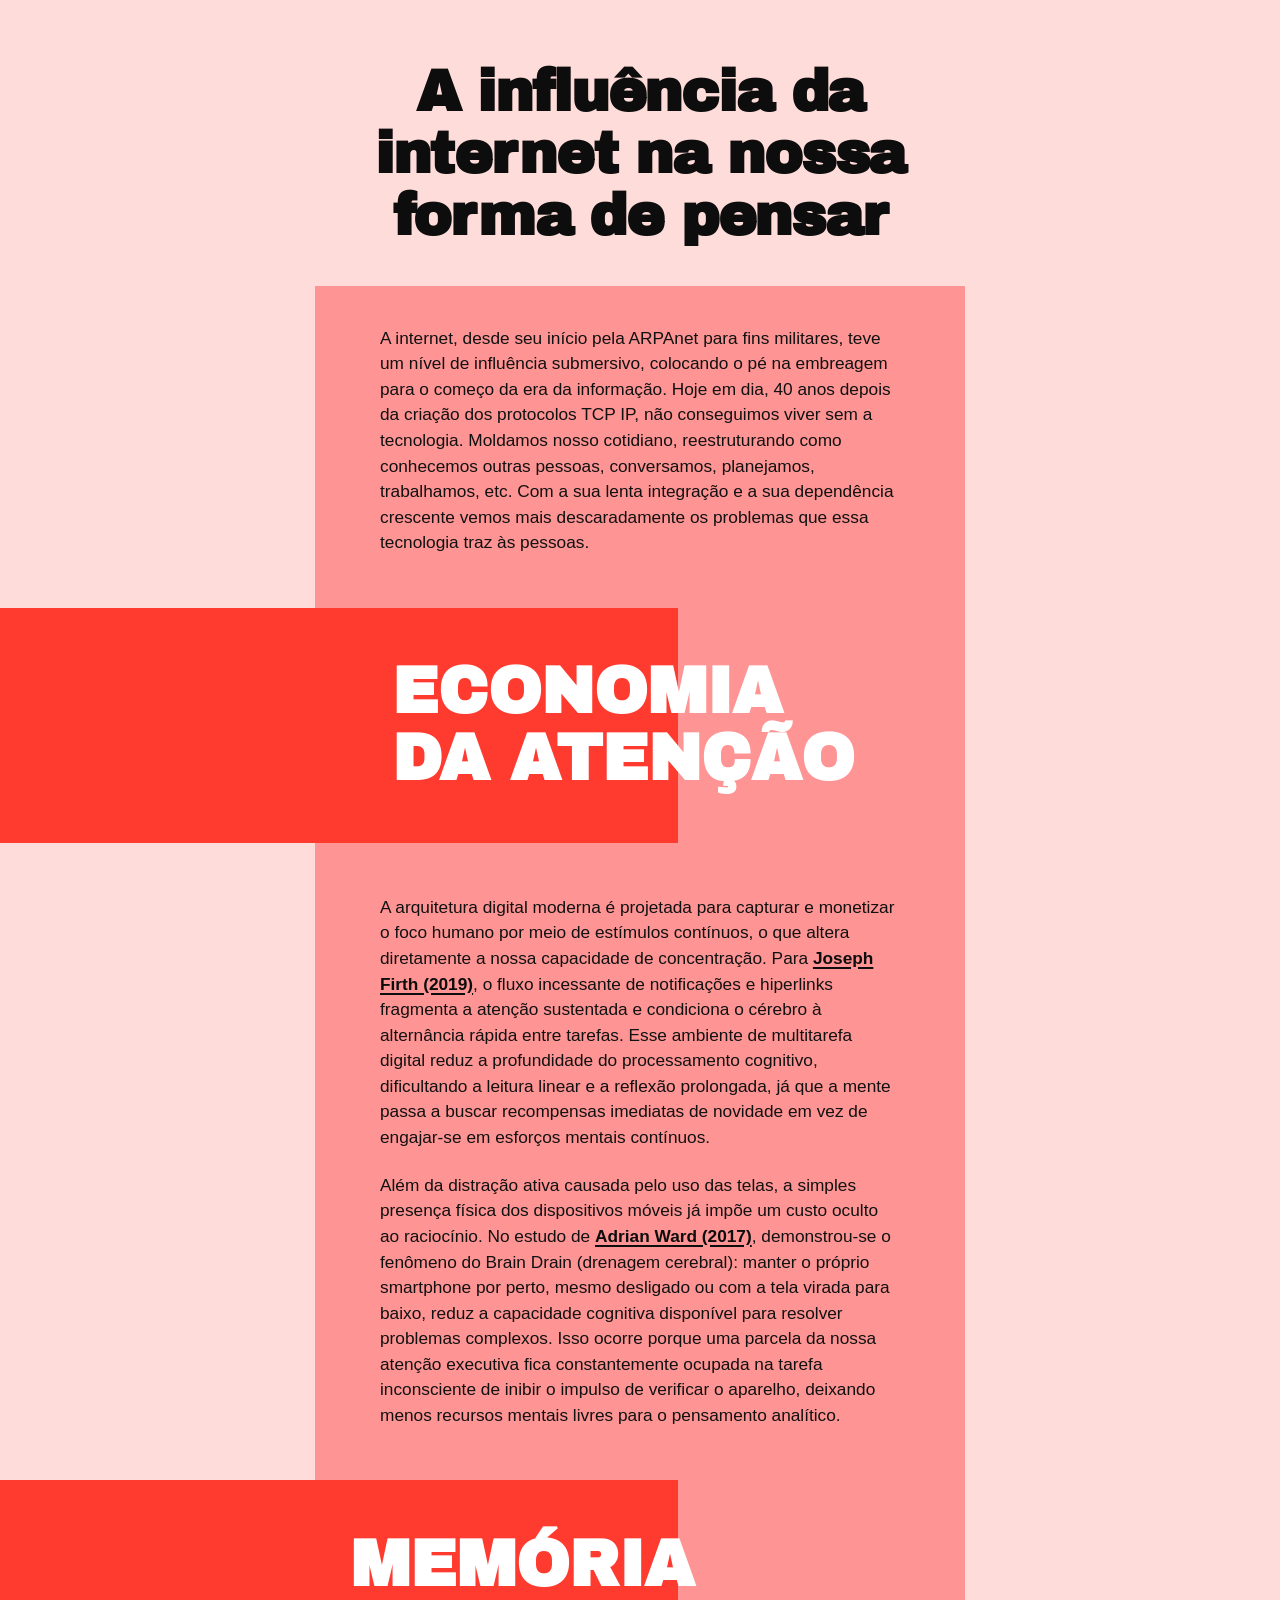
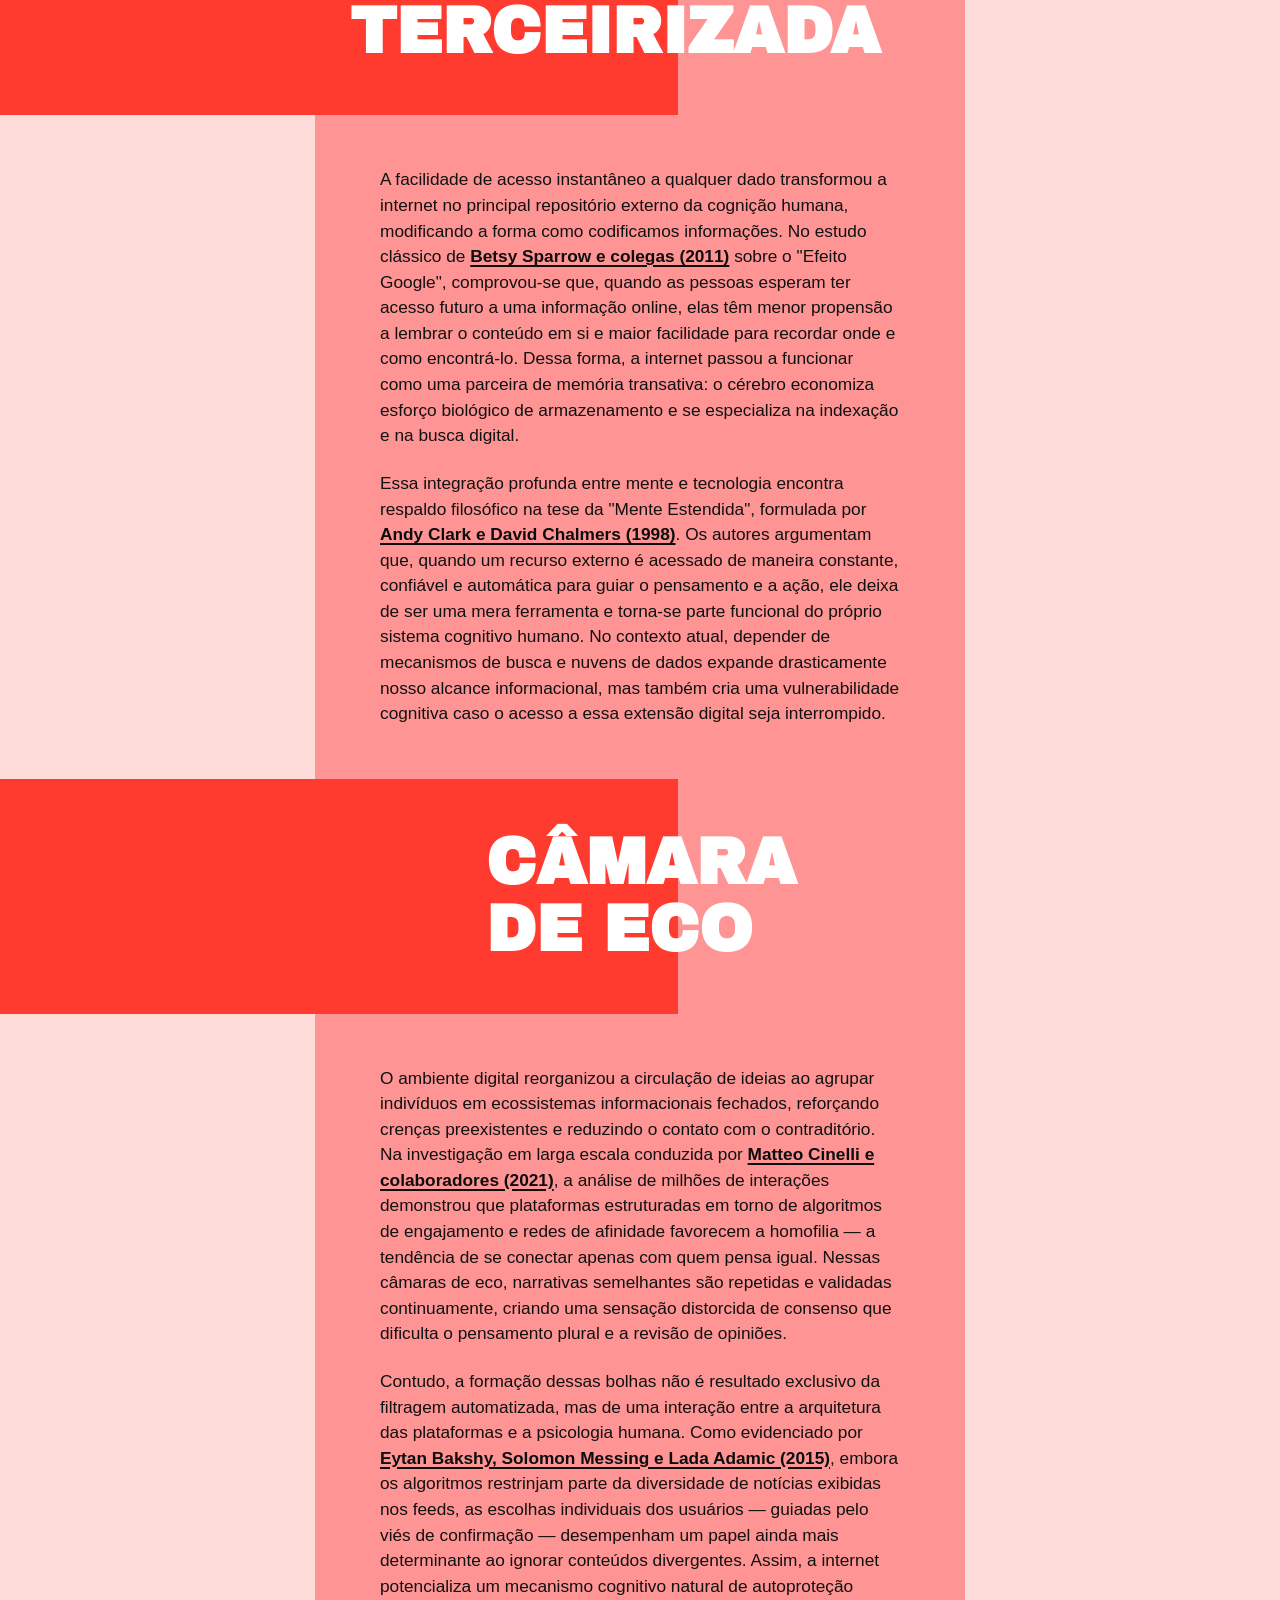
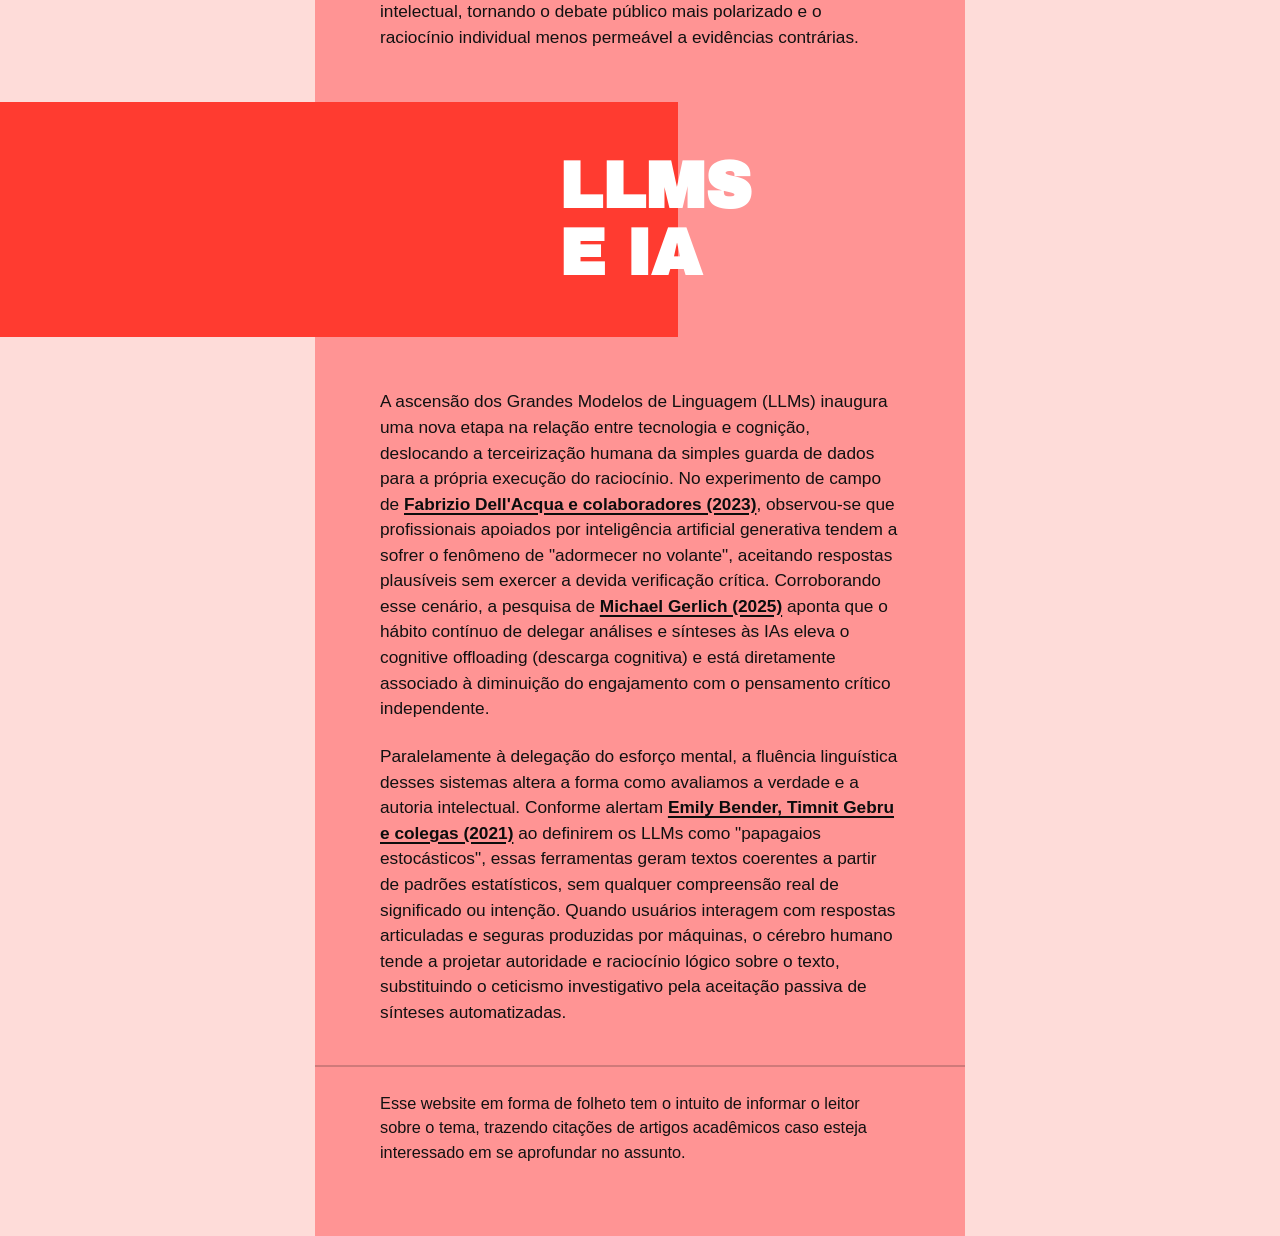
<file: web1/index.html>
<!DOCTYPE html>
<html lang="pt-BR">
<head>
  <meta charset="UTF-8">
  <meta name="viewport" content="width=device-width, initial-scale=1.0">
  <title>A influência da internet na nossa forma de pensar</title>
  <link rel="stylesheet" href="style.css">
  <link rel="preconnect" href="https://fonts.googleapis.com">
  <link rel="preconnect" href="https://fonts.gstatic.com" crossorigin>
  <link href="https://fonts.googleapis.com/css2?family=Archivo+Black&family=Inter:wght@500;600&display=swap" rel="stylesheet">
</head>
<body>
  <div class="page-background">
    <main class="page-container">
      
      <header class="page-header">
        <h1 class="page-title">
          A influência da<br>
          internet na nossa<br>
          forma de pensar
        </h1>
      </header>

      <section class="content-section">
        <div class="column-container">
          <p class="article-text">
            A internet, desde seu início pela ARPAnet para fins militares, teve um nível de influência submersivo, colocando o pé na embreagem para o começo da era da informação. Hoje em dia, 40 anos depois da criação dos protocolos TCP IP, não conseguimos viver sem a tecnologia. Moldamos nosso cotidiano, reestruturando como conhecemos outras pessoas, conversamos, planejamos, trabalhamos, etc. Com a sua lenta integração e a sua dependência crescente vemos mais descaradamente os problemas que essa tecnologia traz às pessoas.
          </p>
        </div>
      </section>

      <section class="content-section">
        <div class="topic-banner-row">
          <div class="topic-banner-box">
            <h2 class="topic-banner-title">
              ECONOMIA<br>
              DA ATENÇÃO
            </h2>
          </div>
        </div>
        <div class="column-container">
          <p class="article-text">
            A arquitetura digital moderna é projetada para capturar e monetizar o foco humano por meio de estímulos contínuos, o que altera diretamente a nossa capacidade de concentração. Para <a href="https://pmc.ncbi.nlm.nih.gov/articles/PMC6502424/" target="_blank" rel="noopener noreferrer" class="citation-link">Joseph Firth (2019)</a>, o fluxo incessante de notificações e hiperlinks fragmenta a atenção sustentada e condiciona o cérebro à alternância rápida entre tarefas. Esse ambiente de multitarefa digital reduz a profundidade do processamento cognitivo, dificultando a leitura linear e a reflexão prolongada, já que a mente passa a buscar recompensas imediatas de novidade em vez de engajar-se em esforços mentais contínuos.
          </p>
          <p class="article-text">
            Além da distração ativa causada pelo uso das telas, a simples presença física dos dispositivos móveis já impõe um custo oculto ao raciocínio. No estudo de <a href="https://www.journals.uchicago.edu/doi/10.1086/691462" target="_blank" rel="noopener noreferrer" class="citation-link">Adrian Ward (2017)</a>, demonstrou-se o fenômeno do Brain Drain (drenagem cerebral): manter o próprio smartphone por perto, mesmo desligado ou com a tela virada para baixo, reduz a capacidade cognitiva disponível para resolver problemas complexos. Isso ocorre porque uma parcela da nossa atenção executiva fica constantemente ocupada na tarefa inconsciente de inibir o impulso de verificar o aparelho, deixando menos recursos mentais livres para o pensamento analítico.
          </p>
        </div>
      </section>

      <section class="content-section">
        <div class="topic-banner-row">
          <div class="topic-banner-box">
            <h2 class="topic-banner-title">
              MEMÓRIA<br>
              TERCEIRIZADA
            </h2>
          </div>
        </div>
        <div class="column-container">
          <p class="article-text">
            A facilidade de acesso instantâneo a qualquer dado transformou a internet no principal repositório externo da cognição humana, modificando a forma como codificamos informações. No estudo clássico de <a href="https://www.science.org/doi/10.1126/science.1207745" target="_blank" rel="noopener noreferrer" class="citation-link">Betsy Sparrow e colegas (2011)</a> sobre o "Efeito Google", comprovou-se que, quando as pessoas esperam ter acesso futuro a uma informação online, elas têm menor propensão a lembrar o conteúdo em si e maior facilidade para recordar onde e como encontrá-lo. Dessa forma, a internet passou a funcionar como uma parceira de memória transativa: o cérebro economiza esforço biológico de armazenamento e se especializa na indexação e na busca digital.
          </p>
          <p class="article-text">
            Essa integração profunda entre mente e tecnologia encontra respaldo filosófico na tese da "Mente Estendida", formulada por <a href="https://academic.oup.com/analysis/article-abstract/58/1/7/158724" target="_blank" rel="noopener noreferrer" class="citation-link">Andy Clark e David Chalmers (1998)</a>. Os autores argumentam que, quando um recurso externo é acessado de maneira constante, confiável e automática para guiar o pensamento e a ação, ele deixa de ser uma mera ferramenta e torna-se parte funcional do próprio sistema cognitivo humano. No contexto atual, depender de mecanismos de busca e nuvens de dados expande drasticamente nosso alcance informacional, mas também cria uma vulnerabilidade cognitiva caso o acesso a essa extensão digital seja interrompido.
          </p>
        </div>
      </section>

      <section class="content-section">
        <div class="topic-banner-row">
          <div class="topic-banner-box">
            <h2 class="topic-banner-title">
              CÂMARA<br>
              DE ECO
            </h2>
          </div>
        </div>
        <div class="column-container">
          <p class="article-text">
            O ambiente digital reorganizou a circulação de ideias ao agrupar indivíduos em ecossistemas informacionais fechados, reforçando crenças preexistentes e reduzindo o contato com o contraditório. Na investigação em larga escala conduzida por <a href="https://www.pnas.org/doi/10.1073/pnas.2023301118" target="_blank" rel="noopener noreferrer" class="citation-link">Matteo Cinelli e colaboradores (2021)</a>, a análise de milhões de interações demonstrou que plataformas estruturadas em torno de algoritmos de engajamento e redes de afinidade favorecem a homofilia — a tendência de se conectar apenas com quem pensa igual. Nessas câmaras de eco, narrativas semelhantes são repetidas e validadas continuamente, criando uma sensação distorcida de consenso que dificulta o pensamento plural e a revisão de opiniões.
          </p>
          <p class="article-text">
            Contudo, a formação dessas bolhas não é resultado exclusivo da filtragem automatizada, mas de uma interação entre a arquitetura das plataformas e a psicologia humana. Como evidenciado por <a href="https://www.science.org/doi/10.1126/science.aaa1160" target="_blank" rel="noopener noreferrer" class="citation-link">Eytan Bakshy, Solomon Messing e Lada Adamic (2015)</a>, embora os algoritmos restrinjam parte da diversidade de notícias exibidas nos feeds, as escolhas individuais dos usuários — guiadas pelo viés de confirmação — desempenham um papel ainda mais determinante ao ignorar conteúdos divergentes. Assim, a internet potencializa um mecanismo cognitivo natural de autoproteção intelectual, tornando o debate público mais polarizado e o raciocínio individual menos permeável a evidências contrárias.
          </p>
        </div>
      </section>

      <section class="content-section">
        <div class="topic-banner-row">
          <div class="topic-banner-box">
            <h2 class="topic-banner-title">
              LLMs<br>
              e IA
            </h2>
          </div>
        </div>
        <div class="column-container">
          <p class="article-text">
            A ascensão dos Grandes Modelos de Linguagem (LLMs) inaugura uma nova etapa na relação entre tecnologia e cognição, deslocando a terceirização humana da simples guarda de dados para a própria execução do raciocínio. No experimento de campo de <a href="https://www.hbs.edu/faculty/Pages/item.aspx?num=64700" target="_blank" rel="noopener noreferrer" class="citation-link">Fabrizio Dell'Acqua e colaboradores (2023)</a>, observou-se que profissionais apoiados por inteligência artificial generativa tendem a sofrer o fenômeno de "adormecer no volante", aceitando respostas plausíveis sem exercer a devida verificação crítica. Corroborando esse cenário, a pesquisa de <a href="https://www.mdpi.com/2075-4698/15/1/6" target="_blank" rel="noopener noreferrer" class="citation-link">Michael Gerlich (2025)</a> aponta que o hábito contínuo de delegar análises e sínteses às IAs eleva o cognitive offloading (descarga cognitiva) e está diretamente associado à diminuição do engajamento com o pensamento crítico independente.
          </p>
          <p class="article-text">
            Paralelamente à delegação do esforço mental, a fluência linguística desses sistemas altera a forma como avaliamos a verdade e a autoria intelectual. Conforme alertam <a href="https://dl.acm.org/doi/10.1145/3442188.3445922" target="_blank" rel="noopener noreferrer" class="citation-link">Emily Bender, Timnit Gebru e colegas (2021)</a> ao definirem os LLMs como "papagaios estocásticos", essas ferramentas geram textos coerentes a partir de padrões estatísticos, sem qualquer compreensão real de significado ou intenção. Quando usuários interagem com respostas articuladas e seguras produzidas por máquinas, o cérebro humano tende a projetar autoridade e raciocínio lógico sobre o texto, substituindo o ceticismo investigativo pela aceitação passiva de sínteses automatizadas.
          </p>
        </div>
      </section>

      <footer class="page-footer">
        <div class="column-container footer-container">
          <p class="footer-text">
Esse website em forma de folheto tem o intuito de informar o leitor sobre o tema, trazendo citações de artigos acadêmicos caso esteja interessado em se aprofundar no assunto.
          </p>
        </div>
      </footer>

    </main>
  </div>
</body>
</html>
</file>
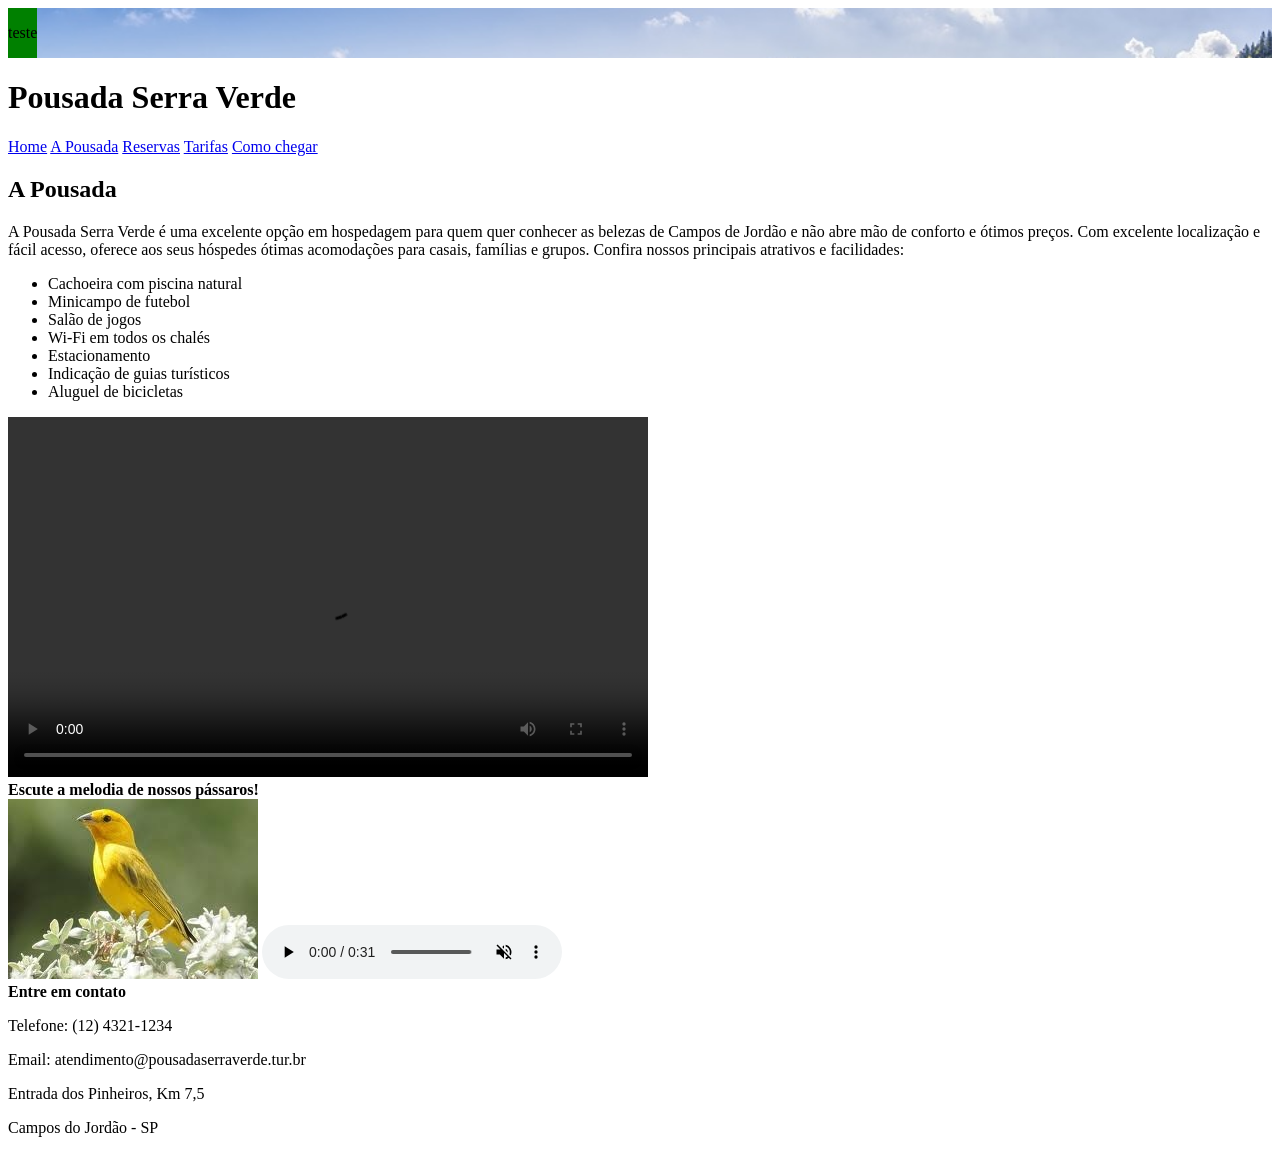
<file: apousada.html>
<!DOCTYPE html>
<html lang="pt-br">
<head>
    <meta charset="UTF-8">
    <meta name="viewport" content="width=device-width, initial-scale=1.0">
    <title>Document Title</title>
    <link rel="stylesheet" href="style.css">
</head>
<body>

<div class="headerPousada">

    
<div class="quadrado-verde">
    <p>teste</p>
</div>
</div>

<h1>Pousada Serra Verde</h1>


<a href="home.html">Home</a>
<a href="apousada.html">A Pousada</a>
<a href="reservas.html">Reservas</a>
<a href="tarifas.html">Tarifas</a>
<a href="comochegar.html">Como chegar</a>

<h2>A Pousada</h2>

<p>A Pousada Serra Verde é uma excelente opção em hospedagem para quem quer conhecer as belezas de Campos de Jordão e não abre mão de conforto e ótimos preços. Com excelente localização e fácil acesso, oferece aos seus hóspedes ótimas acomodações para casais, famílias e grupos. Confira nossos principais atrativos e facilidades:</p>

<ul>
    <li>Cachoeira com piscina natural</li>
    <li>Minicampo de futebol</li>
    <li>Salão de jogos</li>
    <li>Wi-Fi em todos os chalés</li>
    <li>Estacionamento</li>
    <li>Indicação de guias turísticos</li>
    <li>Aluguel de bicicletas</li>
</ul>

<div>
    <video width="640", height="360" controls>
        <source src="apousada-midias/cachoeira.mp4" type="video/mp4">
    </video>
</div>
<b>Escute a melodia de nossos pássaros!</b>

<div>
    <img src="apousada-midias/canario.jpg">

    <audio controls autoplay muted>
    <source src="/apousada-midias/passaros.mp3" type="audio/mpeg">
    </audio>
</div>

<b>Entre em contato</b>

<p>Telefone: (12) 4321-1234</p>
<p>Email: atendimento@pousadaserraverde.tur.br</p>
<p>Entrada dos Pinheiros, Km 7,5</p>
<p>Campos do Jordão - SP</p>


</body>
</html>
</file>
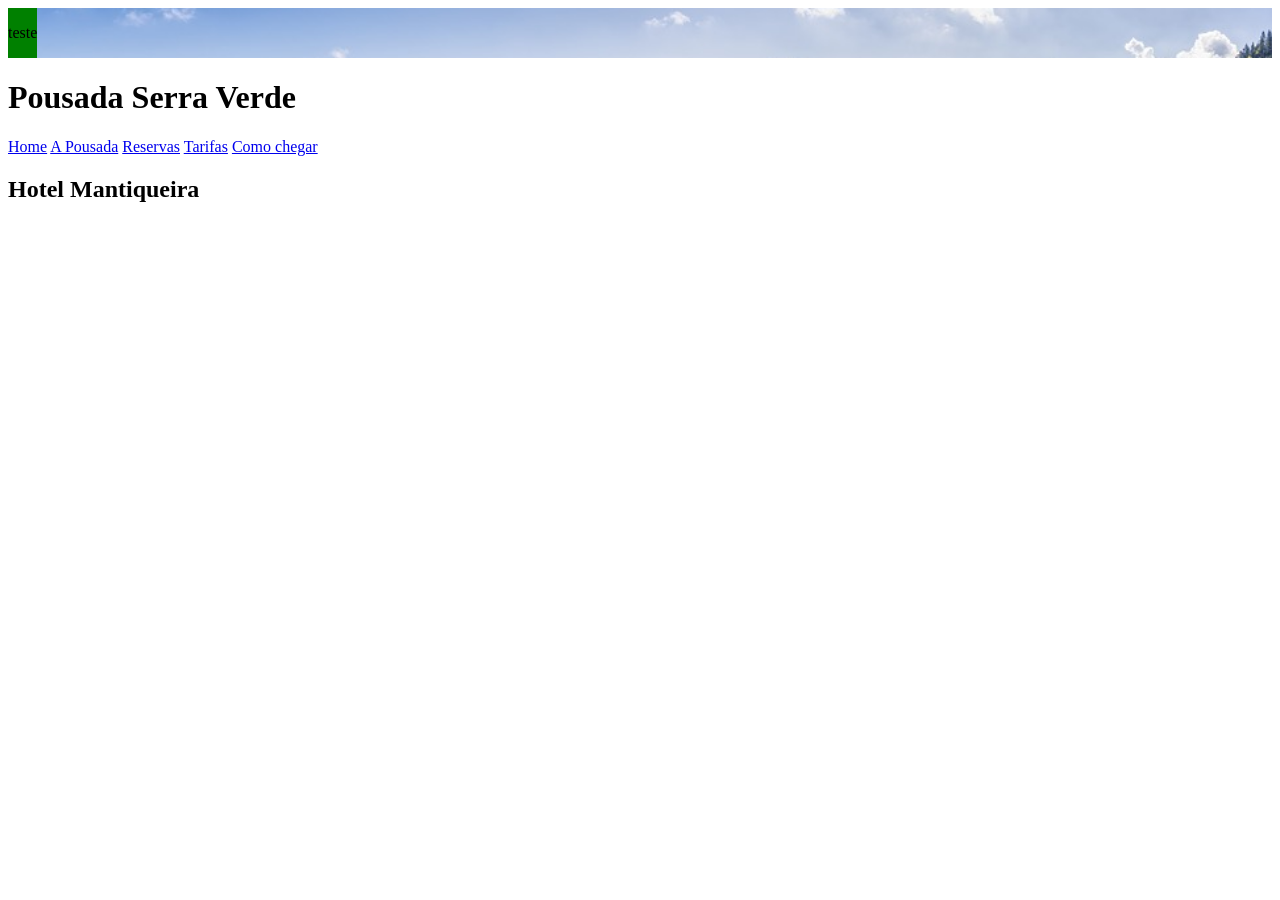
<file: campofutebol.html>
<!DOCTYPE html>
<html lang="pt-br">
<head>
    <meta charset="UTF-8">
    <meta name="viewport" content="width=device-width, initial-scale=1.0">
    <title>Document Title</title>
    <link rel="stylesheet" href="style.css">
</head>
<body>

<div class="headerPousada">

    
<div class="quadrado-verde">
    <p>teste</p>
</div>
</div>

<h1>Pousada Serra Verde</h1>


<a href="home.html">Home</a>
<a href="apousada.html">A Pousada</a>
<a href="reservas.html">Reservas</a>
<a href="tarifas.html">Tarifas</a>
<a href="comochegar.html">Como chegar</a>

<h2>Hotel Mantiqueira</h2>

<img src="comochegar-images/campofutebol.jpg"
</file>
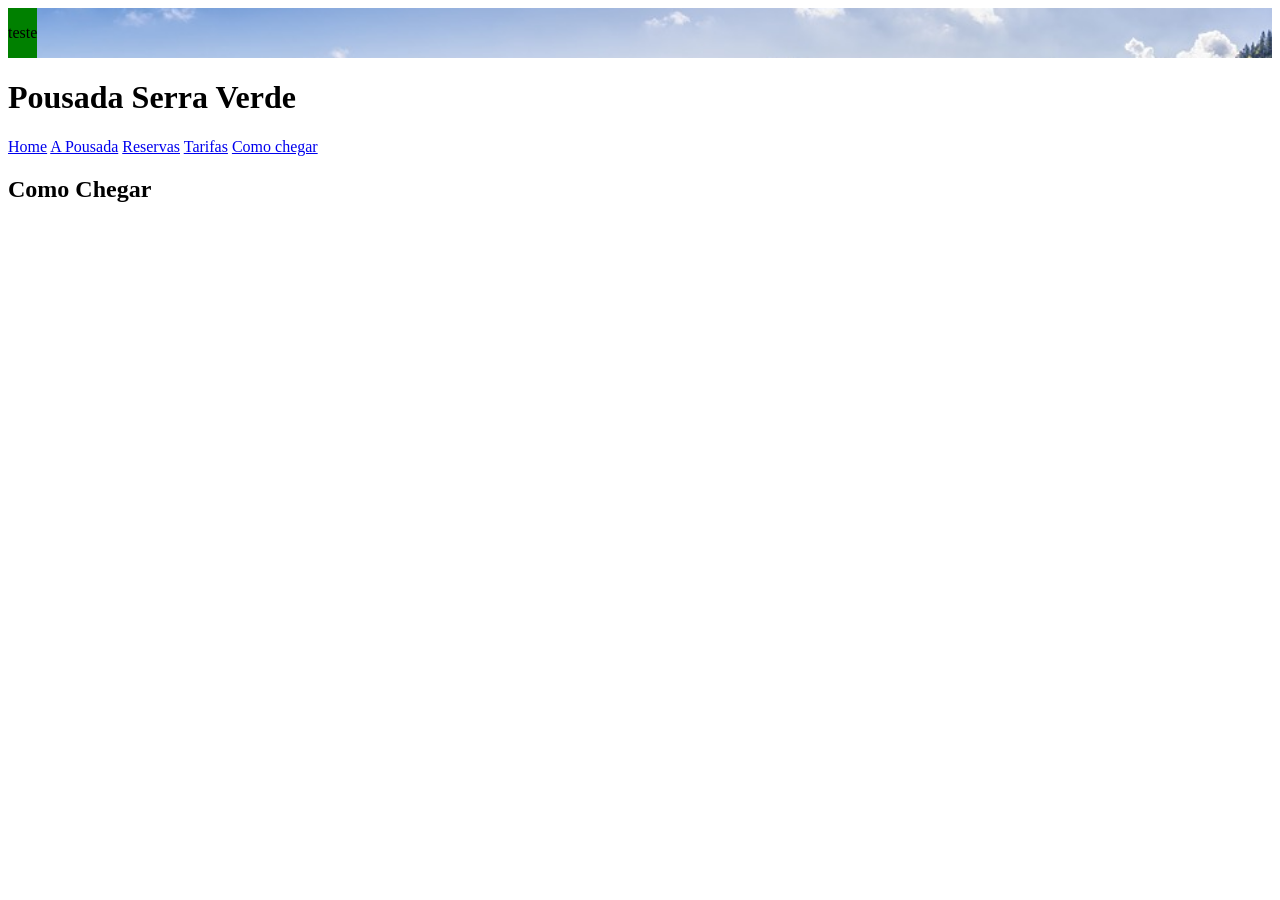
<file: comochegar.html>
<!DOCTYPE html>
<html lang="pt-br">
<head>
    <meta charset="UTF-8">
    <meta name="viewport" content="width=device-width, initial-scale=1.0">
    <title>Como Chegar</title>
    <link rel="stylesheet" href="style.css">
</head>
<body>

<div class="headerPousada">

    
<div class="quadrado-verde">
    <p>teste</p>
</div>
</div>

<h1>Pousada Serra Verde</h1>


<a href="home.html">Home</a>
<a href="apousada.html">A Pousada</a>
<a href="reservas.html">Reservas</a>
<a href="tarifas.html">Tarifas</a>
<a href="comochegar.html">Como chegar</a>


<h2>Como Chegar</h2>


</body>
</html>
</file>
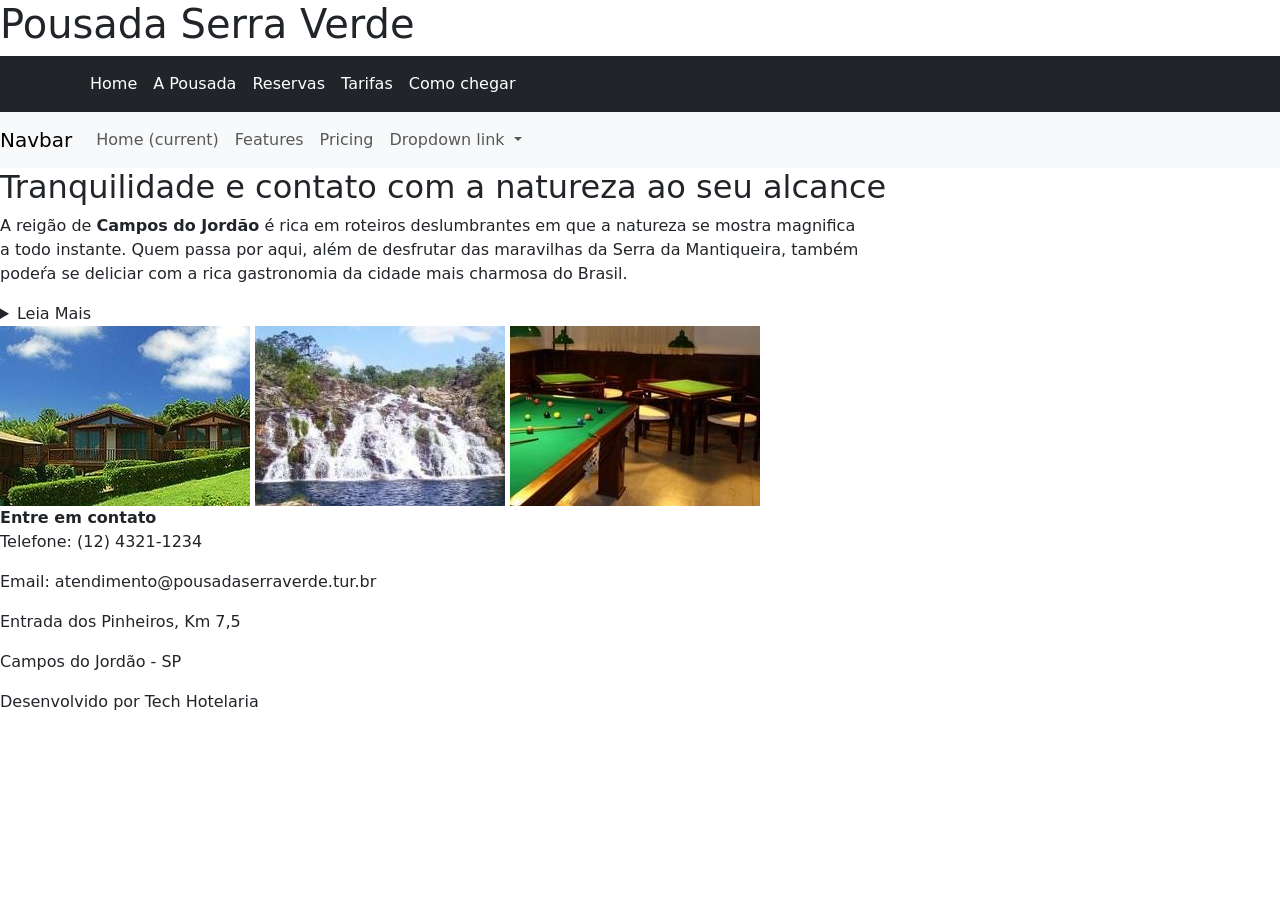
<file: home.html>
<!DOCTYPE html>
<html lang="pt-br">
<head>
    <meta charset="UTF-8">
    <meta name="viewport" content="width=device-width, initial-scale=1.0">
    <title>Pousada Verde Serra</title>
    <link href="https://cdn.jsdelivr.net/npm/bootstrap@5.3.3/dist/css/bootstrap.min.css" rel="stylesheet">
</head>
<body>



<h1>Pousada Serra Verde</h1>

<nav class ="navbar navbar-expand-sm navbar-dark bg-dark">
    <div class="container">
    <ul class="navbar-nav">
        <li><a href="home.html" class="nav-link active">Home</a></li>
        <li><a href="apousada.html" class="nav-link active">A Pousada</a></li>
        <li><a href="reservas.html" class="nav-link active">Reservas</a></li>
        <li><a href="tarifas.html" class="nav-link active">Tarifas</a></li>
        <li><a href="comochegar.html" class="nav-link active">Como chegar</a></li>
    </ul>
    </div>
</nav>

<nav class="navbar navbar-expand-lg navbar-light bg-light">
    <a class="navbar-brand" href="#">Navbar</a>
    <button class="navbar-toggler" type="button" data-toggle="collapse" data-target="#navbarNavDropdown" aria-controls="navbarNavDropdown" aria-expanded="false" aria-label="Toggle navigation">
      <span class="navbar-toggler-icon"></span>
    </button>
    <div class="collapse navbar-collapse" id="navbarNavDropdown">
      <ul class="navbar-nav">
        <li class="nav-item active">
          <a class="nav-link" href="#">Home <span class="sr-only">(current)</span></a>
        </li>
        <li class="nav-item">
          <a class="nav-link" href="#">Features</a>
        </li>
        <li class="nav-item">
          <a class="nav-link" href="#">Pricing</a>
        </li>
        <li class="nav-item dropdown">
          <a class="nav-link dropdown-toggle" href="#" id="navbarDropdownMenuLink" data-toggle="dropdown" aria-haspopup="true" aria-expanded="false">
            Dropdown link
          </a>
          <div class="dropdown-menu" aria-labelledby="navbarDropdownMenuLink">
            <a class="dropdown-item" href="#">Action</a>
            <a class="dropdown-item" href="#">Another action</a>
            <a class="dropdown-item" href="#">Something else here</a>
          </div>
        </li>
      </ul>
    </div>
  </nav>

<h2>Tranquilidade e contato com a natureza ao seu alcance</h2>

<p>A reigão de <b>Campos do Jordão</b> é rica em roteiros deslumbrantes em que a natureza se mostra magnifica <br>a todo instante. Quem passa por aqui, além de desfrutar das maravilhas da Serra da Mantiqueira, também <br>podeŕa se deliciar com a rica gastronomia da cidade mais charmosa do Brasil.</p>

<details>
    <summary>Leia Mais</summary>
    <p>
        A "Suiça brasileira" oferece atrativos em qualquer época do ano. Do turismo de aventura aos que buscam apenas tranquilidade, Campos do Jordão tem opções para todas idades, gostos e bolsos. Quer aproveitar todas essas maravilhas com conforto, lazer e ótimos preços? Venha se hospedar na Pousada Serra Verde!
    </p>
</details>

<div>
    <img src="images/foto1.jpg">
    <img src="images/foto2.jpg">
    <img src="images/foto3.jpg">
</div>

<b>Entre em contato</b>

<p>Telefone: (12) 4321-1234</p>
<p>Email: atendimento@pousadaserraverde.tur.br</p>
<p>Entrada dos Pinheiros, Km 7,5</p>
<p>Campos do Jordão - SP</p>

<p>Desenvolvido por Tech Hotelaria</p>

</body>
</html>
</file>
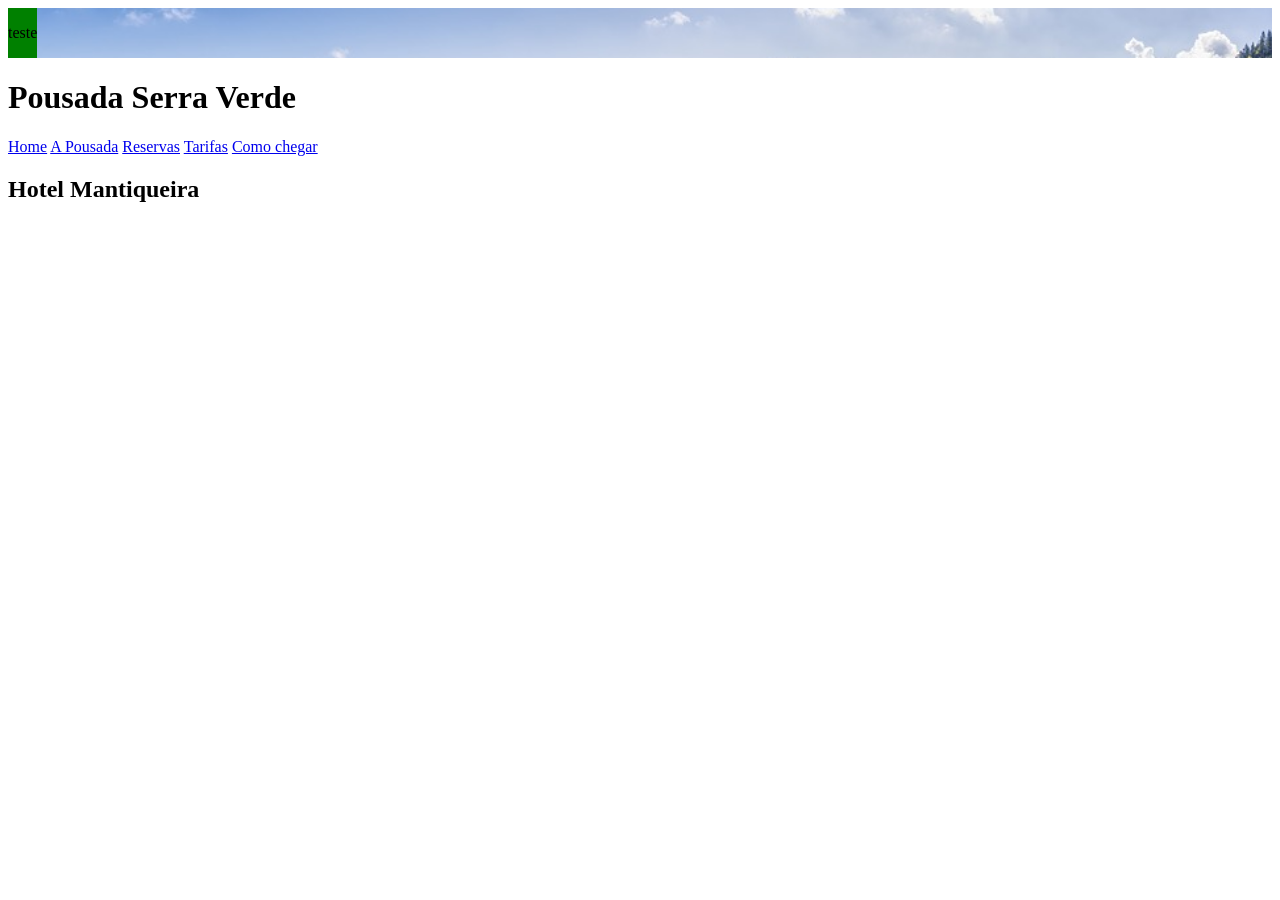
<file: hotelmantiqueira.html>
<!DOCTYPE html>
<html lang="pt-br">
<head>
    <meta charset="UTF-8">
    <meta name="viewport" content="width=device-width, initial-scale=1.0">
    <title>Document Title</title>
    <link rel="stylesheet" href="style.css">
</head>
<body>

<div class="headerPousada">

    
<div class="quadrado-verde">
    <p>teste</p>
</div>
</div>

<h1>Pousada Serra Verde</h1>


<a href="home.html">Home</a>
<a href="apousada.html">A Pousada</a>
<a href="reservas.html">Reservas</a>
<a href="tarifas.html">Tarifas</a>
<a href="comochegar.html">Como chegar</a>

<h2>Hotel Mantiqueira</h2>

<img src="comochegar-images/hotelmantiqueira.jpg"
</file>
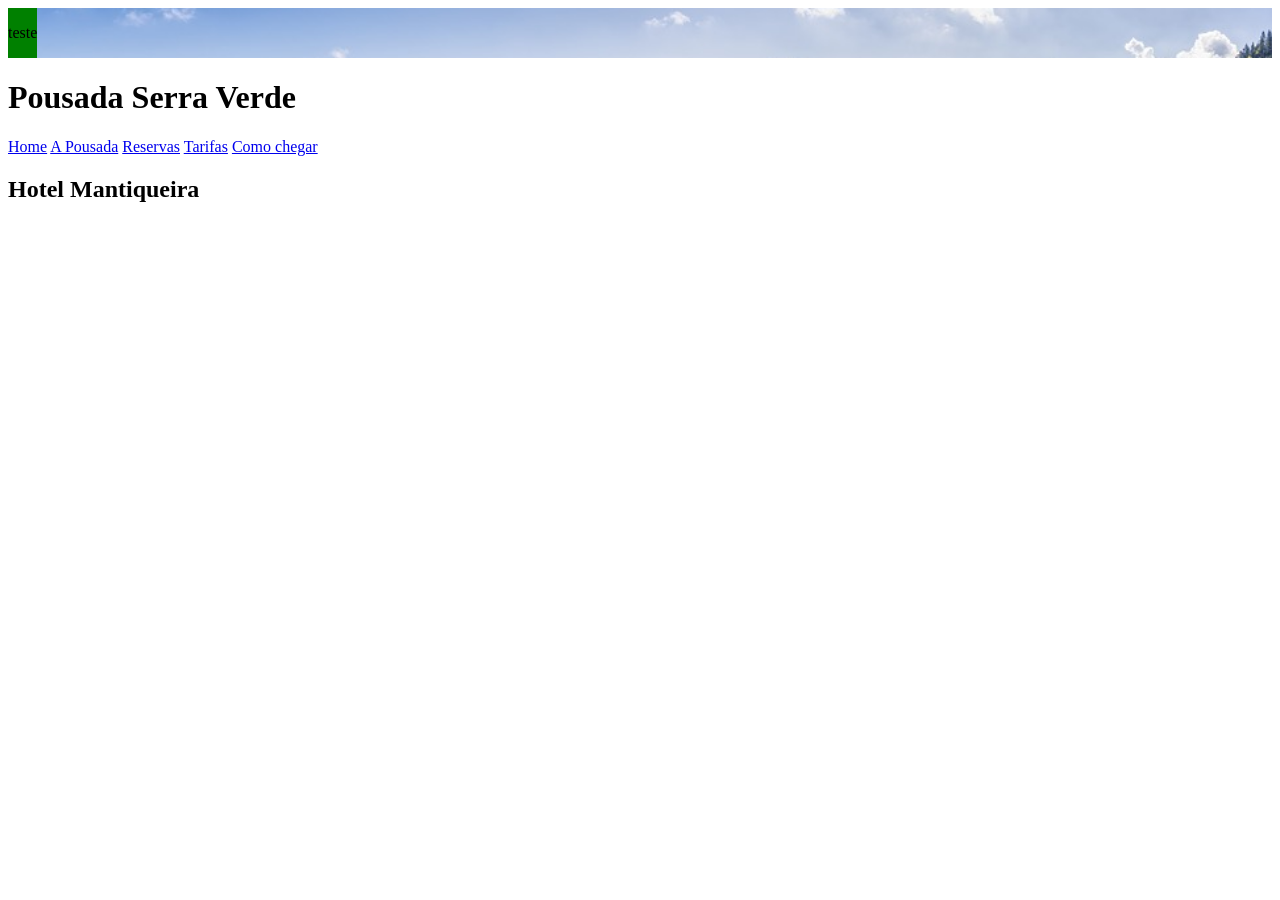
<file: pousadaserraverde.html>
<!DOCTYPE html>
<html lang="pt-br">
<head>
    <meta charset="UTF-8">
    <meta name="viewport" content="width=device-width, initial-scale=1.0">
    <title>Document Title</title>
    <link rel="stylesheet" href="style.css">
</head>
<body>

<div class="headerPousada">

    
<div class="quadrado-verde">
    <p>teste</p>
</div>
</div>

<h1>Pousada Serra Verde</h1>


<a href="home.html">Home</a>
<a href="apousada.html">A Pousada</a>
<a href="reservas.html">Reservas</a>
<a href="tarifas.html">Tarifas</a>
<a href="comochegar.html">Como chegar</a>

<h2>Hotel Mantiqueira</h2>

<img src="comochegar-images/pousadaserraverde.jpg"
</file>
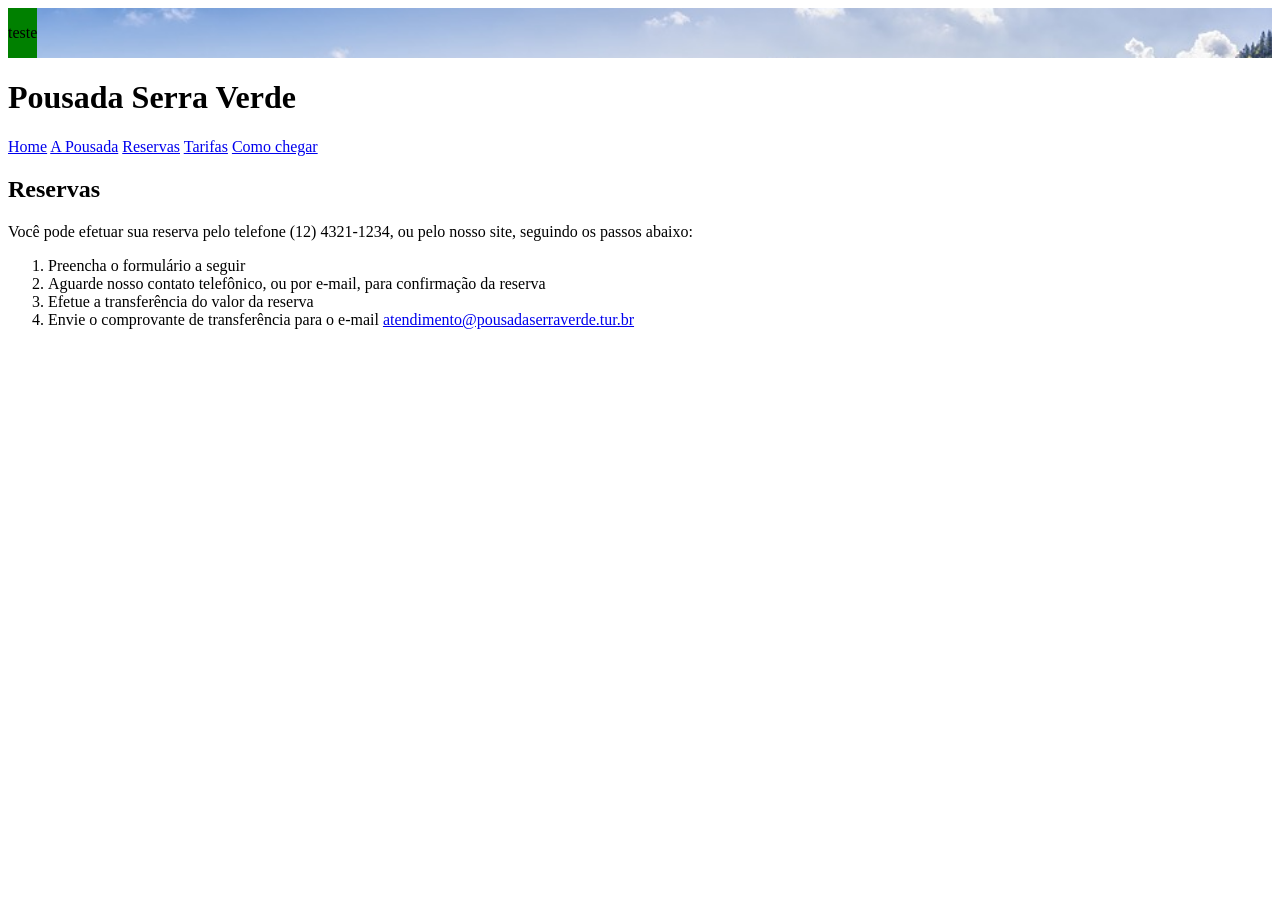
<file: reservas.html>
<!DOCTYPE html>
<html lang="pt-br">
<head>
    <meta charset="UTF-8">
    <meta name="viewport" content="width=device-width, initial-scale=1.0">
    <title>Document Title</title>
    <link rel="stylesheet" href="style.css">
</head>
<body>

<div class="headerPousada">

    
<div class="quadrado-verde">
    <p>teste</p>
</div>
</div>

<h1>Pousada Serra Verde</h1>


<a href="home.html">Home</a>
<a href="apousada.html">A Pousada</a>
<a href="reservas.html">Reservas</a>
<a href="tarifas.html">Tarifas</a>
<a href="comochegar.html">Como chegar</a>

<h2>Reservas</h2>

<p>Você pode efetuar sua reserva pelo telefone (12) 4321-1234, ou pelo nosso site, seguindo os passos abaixo:</p>

<ol>
    <li>Preencha o formulário a seguir</li>
    <li>Aguarde nosso contato telefônico, ou por e-mail, para confirmação da reserva</li>
    <li>Efetue a transferência do valor da reserva</li>
    <li>Envie o comprovante de transferência para o e-mail <a href="atendimento@pousadaserraverde.tur.br">atendimento@pousadaserraverde.tur.br</a></li>
</ol>

<form>
    
</form>
</file>
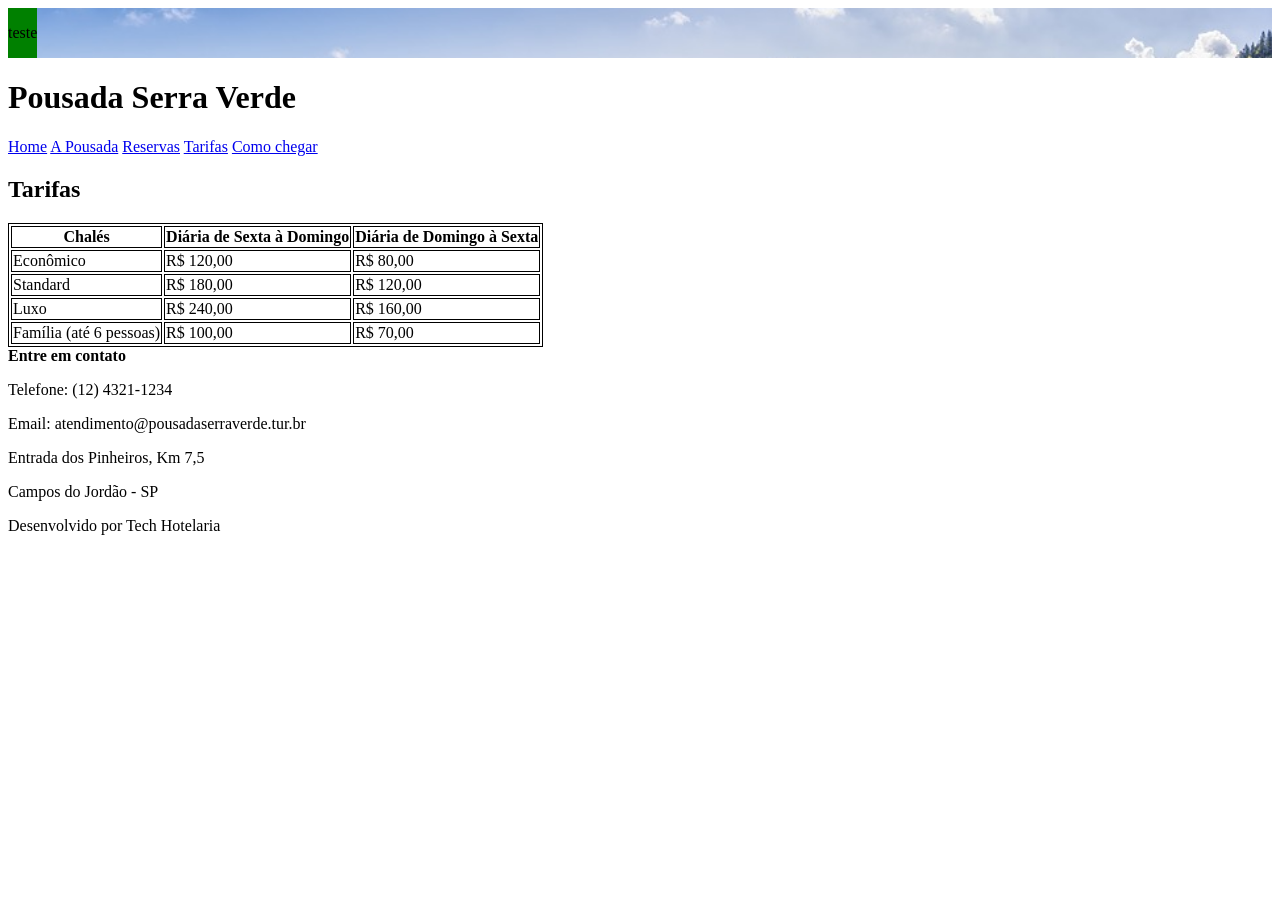
<file: tarifas.html>
<!DOCTYPE html>
<html lang="pt-br">
<style>
    table, th, td {
        border:1px solid black;
    }
</style>
<head>
    <meta charset="UTF-8">
    <meta name="viewport" content="width=device-width, initial-scale=1.0">
    <title>Document Title</title>
    <link rel="stylesheet" href="style.css">
</head>
<body>

<div class="headerPousada">

    
<div class="quadrado-verde">
    <p>teste</p>
</div>
</div>

<h1>Pousada Serra Verde</h1>


<a href="home.html">Home</a>
<a href="apousada.html">A Pousada</a>
<a href="reservas.html">Reservas</a>
<a href="tarifas.html">Tarifas</a>
<a href="comochegar.html">Como chegar</a>


<h2>Tarifas</h2>

<table>
    <tr>
      <th>Chalés</th>
      <th>Diária de Sexta à Domingo</th>
      <th>Diária de Domingo à Sexta</th>
    </tr>
    <tr>
      <td>Econômico</td>
      <td>R$ 120,00</td>
      <td>R$ 80,00</td>
    </tr>
    <tr>
      <td>Standard</td>
      <td>R$ 180,00</td>
      <td>R$ 120,00</td>
    </tr>
    <tr>
        <td>Luxo</td>
        <td>R$ 240,00</td>
        <td>R$ 160,00</td>
    </tr>
    <tr>
        <td>Família (até 6 pessoas)</td>
        <td>R$ 100,00</td>
        <td>R$ 70,00</td>
    </tr>
  </table>

<b>Entre em contato</b>

<p>Telefone: (12) 4321-1234</p>
<p>Email: atendimento@pousadaserraverde.tur.br</p>
<p>Entrada dos Pinheiros, Km 7,5</p>
<p>Campos do Jordão - SP</p>

<p>Desenvolvido por Tech Hotelaria</p>

</body>
</html>
</file>
<file: web1/style.css>
* {
  margin: 0;
  padding: 0;
  box-sizing: border-box;
}

body {
  background-color: #fedcd9;
  color: #111111;
  font-family: 'Inter', sans-serif;
  min-height: 100vh;
  overflow-x: hidden;
  position: relative;
}

body::before {
  content: "";
  position: fixed;
  inset: 0;
  z-index: -1;
  pointer-events: none;
  opacity: 0.25;
  background-image: var(--bg-img);
  background-repeat: repeat;
  background-size: 400px 400px;
  animation: loopBackground 15s linear infinite;
}

@keyframes loopBackground {
  from {
    background-position: 0 0;
  }
  to {
    background-position: -400px -400px;
  }
}

.page-background {
  position: relative;
  overflow: hidden;
  z-index: 0;
}

.page-container {
  display: flex;
  flex-direction: column;
  align-items: center;
  min-height: 100vh;
  width: 100%;
}

.page-header {
  display: flex;
  justify-content: center;
  align-items: center;
  text-align: center;
  width: 100%;
  padding: clamp(2.2rem, 5vw, 3.8rem) 1.25rem clamp(1.5rem, 3.5vw, 2.4rem);
}

.page-title {
  font-family: 'Archivo Black', sans-serif;
  font-size: clamp(1.9rem, 5vw, 3.6rem);
  line-height: 1.08;
  letter-spacing: -0.02em;
  color: #0d0d0d;
}

.content-section {
  width: 100%;
  display: flex;
  flex-direction: column;
  align-items: center;
}

.column-container {
  width: 66%;
  max-width: 650px;
  background-color: #ff9494;
  display: flex;
  flex-direction: column;
  align-items: center;
  padding: 2.5rem 3rem 2.5rem;
}

.article-text {
  width: 100%;
  max-width: 520px;
  font-size: clamp(1.02rem, 1.4vw, 1.08rem);
  font-weight: 500;
  line-height: 1.48;
  color: #111111;
  font-family: Verdana, Geneva, Tahoma, sans-serif;
}

.article-text + .article-text {
  margin-top: 1.4rem;
}

.citation-link {
  color: #0d0d0d;
  font-weight: 700;
  text-decoration: underline;
  text-decoration-thickness: 2px;
  text-underline-offset: 3px;
  transition: color 0.2s ease, background-color 0.2s ease;
}

.citation-link:hover {
  color: #ffffff;
  background-color: #ff3b30;
}

.topic-banner-row {
  width: 100%;
  display: flex;
  justify-content: flex-start;
  align-items: center;
  background: linear-gradient(
    to right,
    transparent calc(50% - min(33%, 325px)),
    #ff9494 calc(50% - min(33%, 325px)),
    #ff9494 calc(50% + min(33%, 325px)),
    transparent calc(50% + min(33%, 325px))
  );
  padding: 0.75rem 0;
  z-index: 2;
}

.topic-banner-box {
  background-color: #ff3b30;
  width: 53%;
  min-height: clamp(145px, 20vw, 235px);
  display: flex;
  align-items: center;
  justify-content: flex-end;
  padding: 1.5rem 0;
}

.topic-banner-title {
  font-family: 'Archivo Black', sans-serif;
  font-size: clamp(1.85rem, 5.2vw, 4rem);
  line-height: 1.05;
  text-transform: uppercase;
  color: #ffffff;
  white-space: nowrap;
  transform: translateX(38%);
}

.page-footer {
  width: 100%;
  display: flex;
  flex-direction: column;
  align-items: center;
  flex: 1;
}

.footer-container {
  flex: 1;
  padding-top: 1.5rem;
  padding-bottom: 4.5rem;
  border-top: 2px solid rgba(17, 17, 17, 0.2);
}

.footer-text {
  width: 100%;
  max-width: 520px;
  font-size: clamp(0.95rem, 1.3vw, 1.02rem);
  font-weight: 500;
  line-height: 1.48;
  color: #111111;
  font-family: Verdana, Geneva, Tahoma, sans-serif;
}

@media (max-width: 900px) {
  .column-container {
    width: 82%;
    padding: 2rem;
  }

  .topic-banner-row {
    background: linear-gradient(
      to right,
      transparent 9%,
      #ff9494 9%,
      #ff9494 91%,
      transparent 91%
    );
  }

  .topic-banner-box {
    width: 56%;
  }

  .topic-banner-title {
    transform: translateX(34%);
  }
}

@media (max-width: 560px) {
  .column-container {
    width: 88%;
    padding: 1.6rem 1.35rem;
  }

  .topic-banner-row {
    background: linear-gradient(
      to right,
      transparent 6%,
      #ff9494 6%,
      #ff9494 94%,
      transparent 94%
    );
  }

  .topic-banner-box {
    width: 64%;
    min-height: 125px;
  }

  .topic-banner-title {
    font-size: clamp(1.5rem, 7.2vw, 2.1rem);
    transform: translateX(26%);
  }
}
</file>
<file: style.css>
.quadrado-verde{
    background-color: green;
}

.headerPousada{
    display: flex;
    background-image: url("paisagem.png");
    background-size: cover;
    background-position: top center;
    background-repeat: no-repeat;
}

.headerBotao{
    padding: 5px;
}
</file>
